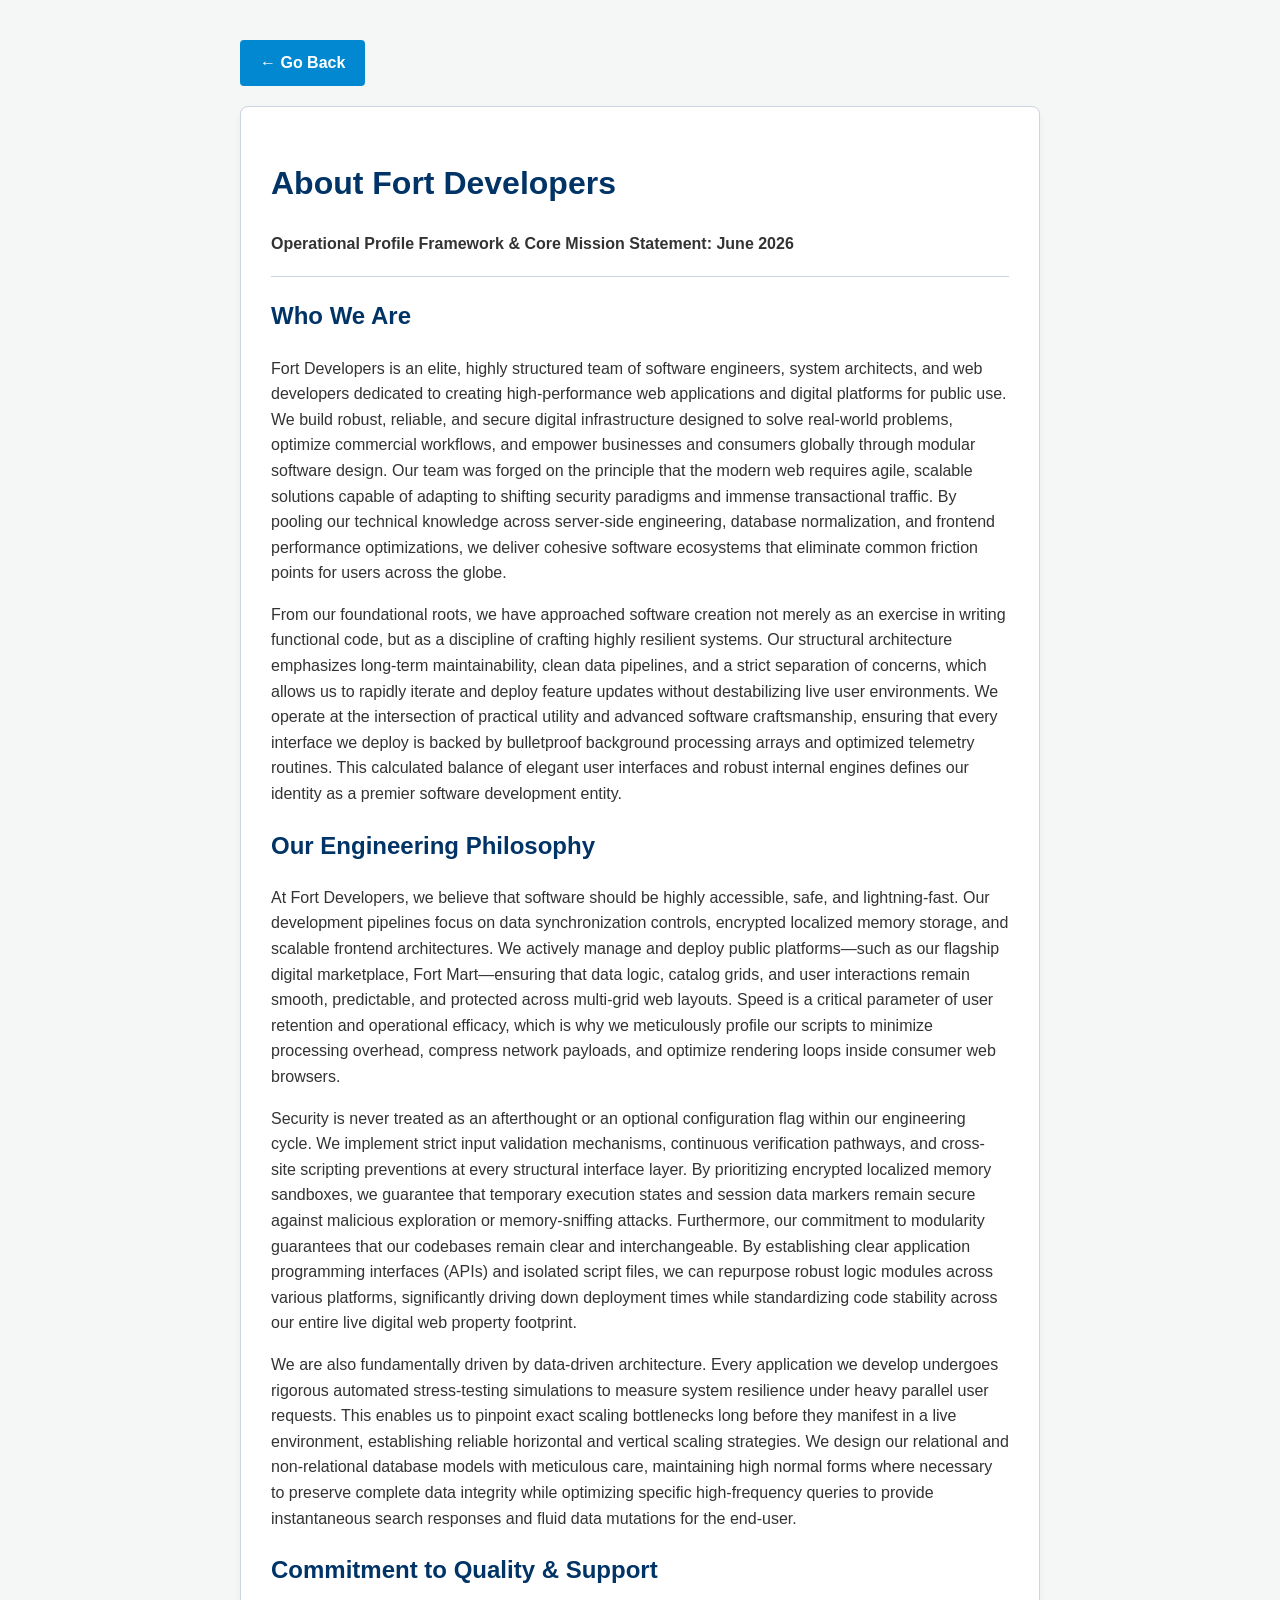
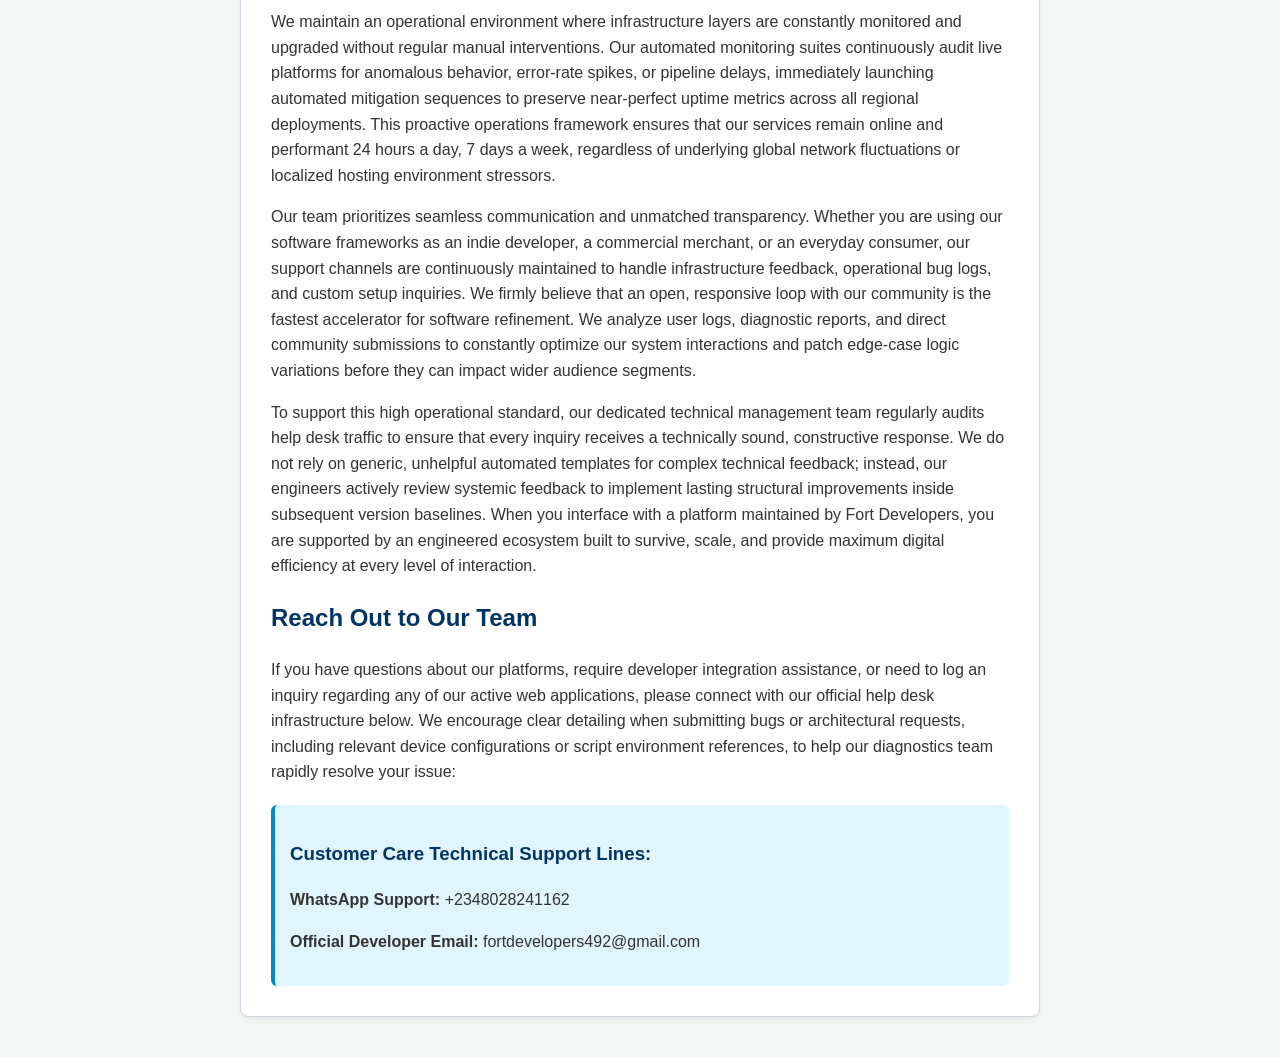
<file: about us.html>
<!DOCTYPE html>
<html lang="en">
<head>
    <meta charset="UTF-8">
    <meta name="viewport" content="width=device-width, initial-scale=1.0">
    <link rel="icon" href="fort logo.png" type="image/png">
    <title>Fort Developers - About Us</title>
    <style>
        body { font-family: sans-serif; line-height: 1.6; color: #333; padding: 40px; background-color: #f4f7f6; max-width: 800px; margin: 0 auto; }
        .legal-box { background: #fff; padding: 30px; border-radius: 8px; border: 1px solid #cbd5e0; box-shadow: 0 4px 6px rgba(0,0,0,0.05); }
        h1, h2, h3 { color: #003366; }
        .back-btn { display: inline-block; background-color: #0288d1; color: white; padding: 10px 20px; text-decoration: none; border-radius: 4px; font-weight: bold; margin-bottom: 20px; }
        .contact-info { background-color: #e1f5fe; padding: 15px; border-radius: 6px; border-left: 4px solid #0288d1; margin-top: 20px; }
    </style>
</head>
<body>

    <a href="index.html" class="back-btn">← Go Back</a>

    <div class="legal-box">
        <h1>About Fort Developers</h1>
        <p><strong>Operational Profile Framework & Core Mission Statement: June 2026</strong></p>
        <hr style="margin: 20px 0; border: 0; border-top: 1px solid #cbd5e0;">
        
        <h2>Who We Are</h2>
        <p>Fort Developers is an elite, highly structured team of software engineers, system architects, and web developers dedicated to creating high-performance web applications and digital platforms for public use. We build robust, reliable, and secure digital infrastructure designed to solve real-world problems, optimize commercial workflows, and empower businesses and consumers globally through modular software design. Our team was forged on the principle that the modern web requires agile, scalable solutions capable of adapting to shifting security paradigms and immense transactional traffic. By pooling our technical knowledge across server-side engineering, database normalization, and frontend performance optimizations, we deliver cohesive software ecosystems that eliminate common friction points for users across the globe.</p>
        <p>From our foundational roots, we have approached software creation not merely as an exercise in writing functional code, but as a discipline of crafting highly resilient systems. Our structural architecture emphasizes long-term maintainability, clean data pipelines, and a strict separation of concerns, which allows us to rapidly iterate and deploy feature updates without destabilizing live user environments. We operate at the intersection of practical utility and advanced software craftsmanship, ensuring that every interface we deploy is backed by bulletproof background processing arrays and optimized telemetry routines. This calculated balance of elegant user interfaces and robust internal engines defines our identity as a premier software development entity.</p>
        
        <h2>Our Engineering Philosophy</h2>
        <p>At Fort Developers, we believe that software should be highly accessible, safe, and lightning-fast. Our development pipelines focus on data synchronization controls, encrypted localized memory storage, and scalable frontend architectures. We actively manage and deploy public platforms—such as our flagship digital marketplace, Fort Mart—ensuring that data logic, catalog grids, and user interactions remain smooth, predictable, and protected across multi-grid web layouts. Speed is a critical parameter of user retention and operational efficacy, which is why we meticulously profile our scripts to minimize processing overhead, compress network payloads, and optimize rendering loops inside consumer web browsers.</p>
        <p>Security is never treated as an afterthought or an optional configuration flag within our engineering cycle. We implement strict input validation mechanisms, continuous verification pathways, and cross-site scripting preventions at every structural interface layer. By prioritizing encrypted localized memory sandboxes, we guarantee that temporary execution states and session data markers remain secure against malicious exploration or memory-sniffing attacks. Furthermore, our commitment to modularity guarantees that our codebases remain clear and interchangeable. By establishing clear application programming interfaces (APIs) and isolated script files, we can repurpose robust logic modules across various platforms, significantly driving down deployment times while standardizing code stability across our entire live digital web property footprint.</p>
        <p>We are also fundamentally driven by data-driven architecture. Every application we develop undergoes rigorous automated stress-testing simulations to measure system resilience under heavy parallel user requests. This enables us to pinpoint exact scaling bottlenecks long before they manifest in a live environment, establishing reliable horizontal and vertical scaling strategies. We design our relational and non-relational database models with meticulous care, maintaining high normal forms where necessary to preserve complete data integrity while optimizing specific high-frequency queries to provide instantaneous search responses and fluid data mutations for the end-user.</p>
        
        <h2>Commitment to Quality & Support</h2>
        <p>We maintain an operational environment where infrastructure layers are constantly monitored and upgraded without regular manual interventions. Our automated monitoring suites continuously audit live platforms for anomalous behavior, error-rate spikes, or pipeline delays, immediately launching automated mitigation sequences to preserve near-perfect uptime metrics across all regional deployments. This proactive operations framework ensures that our services remain online and performant 24 hours a day, 7 days a week, regardless of underlying global network fluctuations or localized hosting environment stressors.</p>
        <p>Our team prioritizes seamless communication and unmatched transparency. Whether you are using our software frameworks as an indie developer, a commercial merchant, or an everyday consumer, our support channels are continuously maintained to handle infrastructure feedback, operational bug logs, and custom setup inquiries. We firmly believe that an open, responsive loop with our community is the fastest accelerator for software refinement. We analyze user logs, diagnostic reports, and direct community submissions to constantly optimize our system interactions and patch edge-case logic variations before they can impact wider audience segments.</p>
        <p>To support this high operational standard, our dedicated technical management team regularly audits help desk traffic to ensure that every inquiry receives a technically sound, constructive response. We do not rely on generic, unhelpful automated templates for complex technical feedback; instead, our engineers actively review systemic feedback to implement lasting structural improvements inside subsequent version baselines. When you interface with a platform maintained by Fort Developers, you are supported by an engineered ecosystem built to survive, scale, and provide maximum digital efficiency at every level of interaction.</p>
        
        <h2>Reach Out to Our Team</h2>
        <p>If you have questions about our platforms, require developer integration assistance, or need to log an inquiry regarding any of our active web applications, please connect with our official help desk infrastructure below. We encourage clear detailing when submitting bugs or architectural requests, including relevant device configurations or script environment references, to help our diagnostics team rapidly resolve your issue:</p>
        
        <div class="contact-info">
            <h3>Customer Care Technical Support Lines:</h3>
            <p><strong>WhatsApp Support:</strong> +2348028241162</p>
            <p><strong>Official Developer Email:</strong> fortdevelopers492@gmail.com</p>
        </div>
    </div>

</body>
</html>
</file>
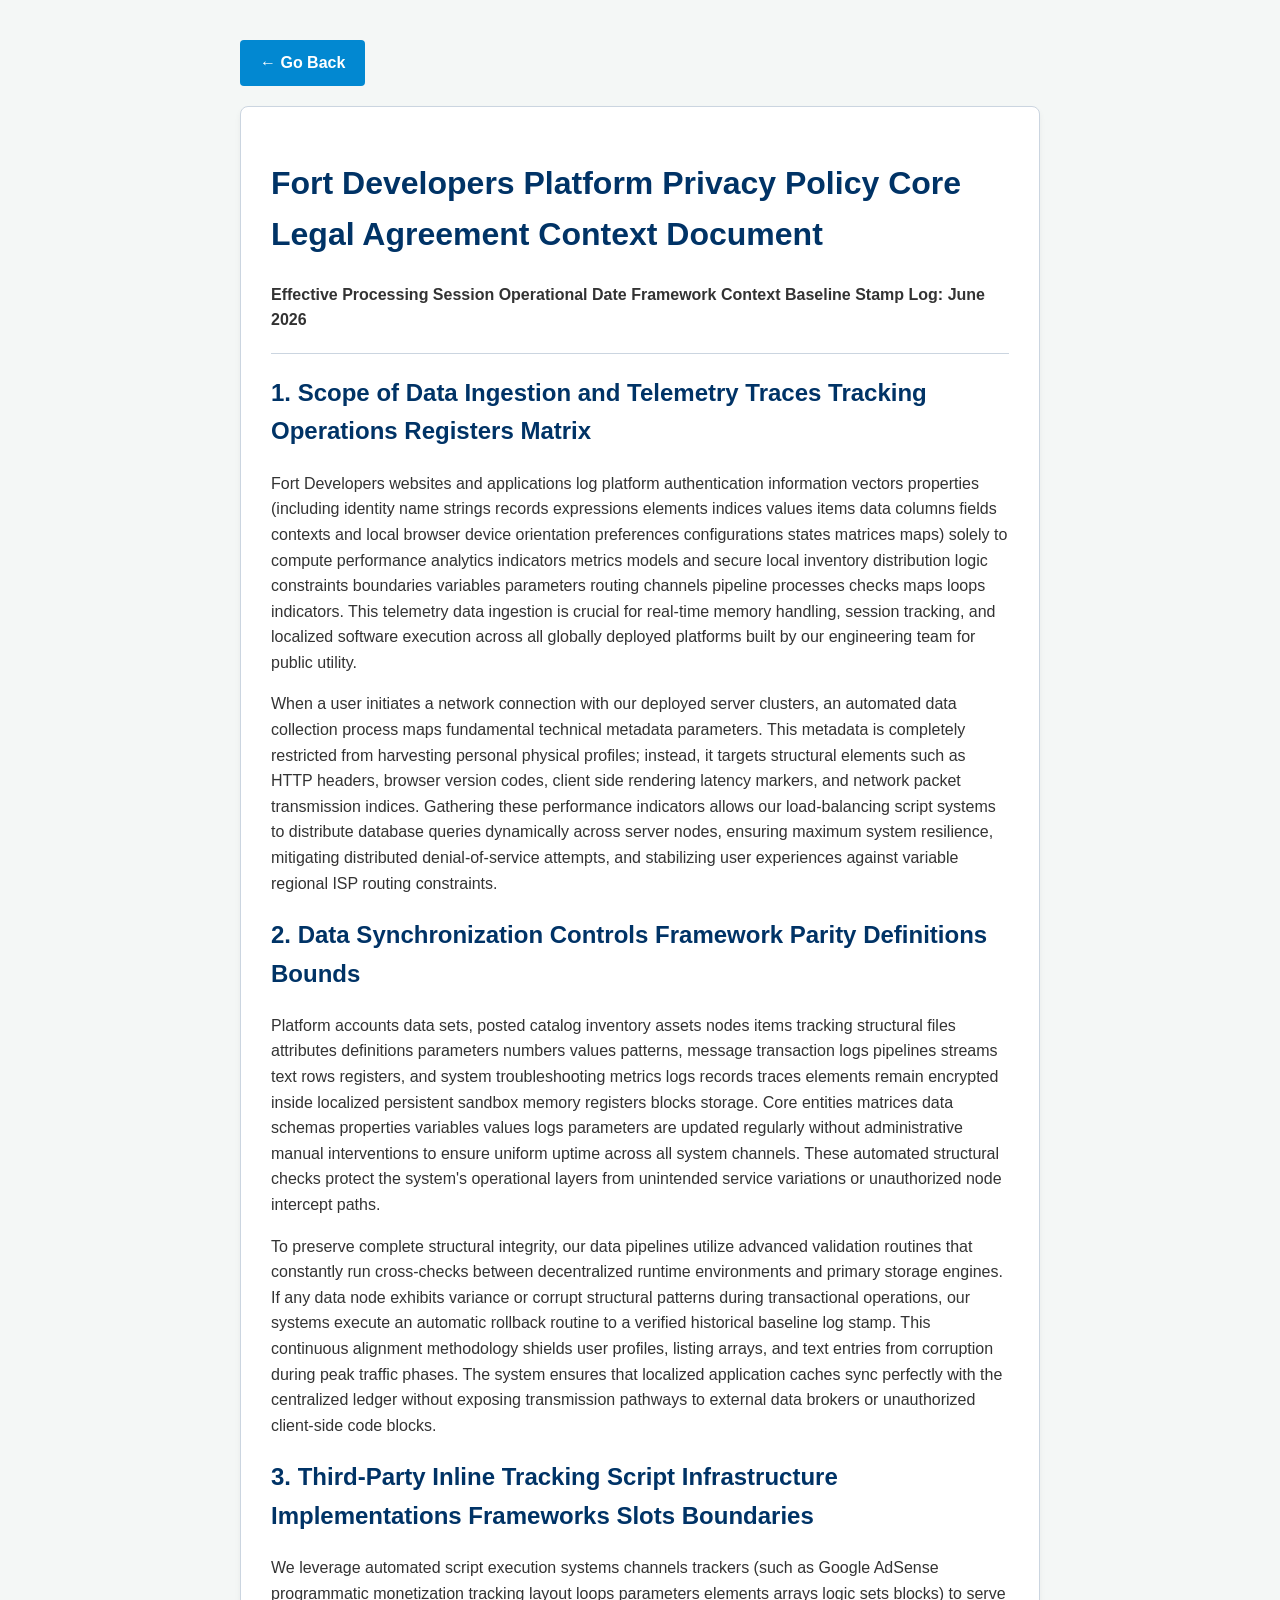
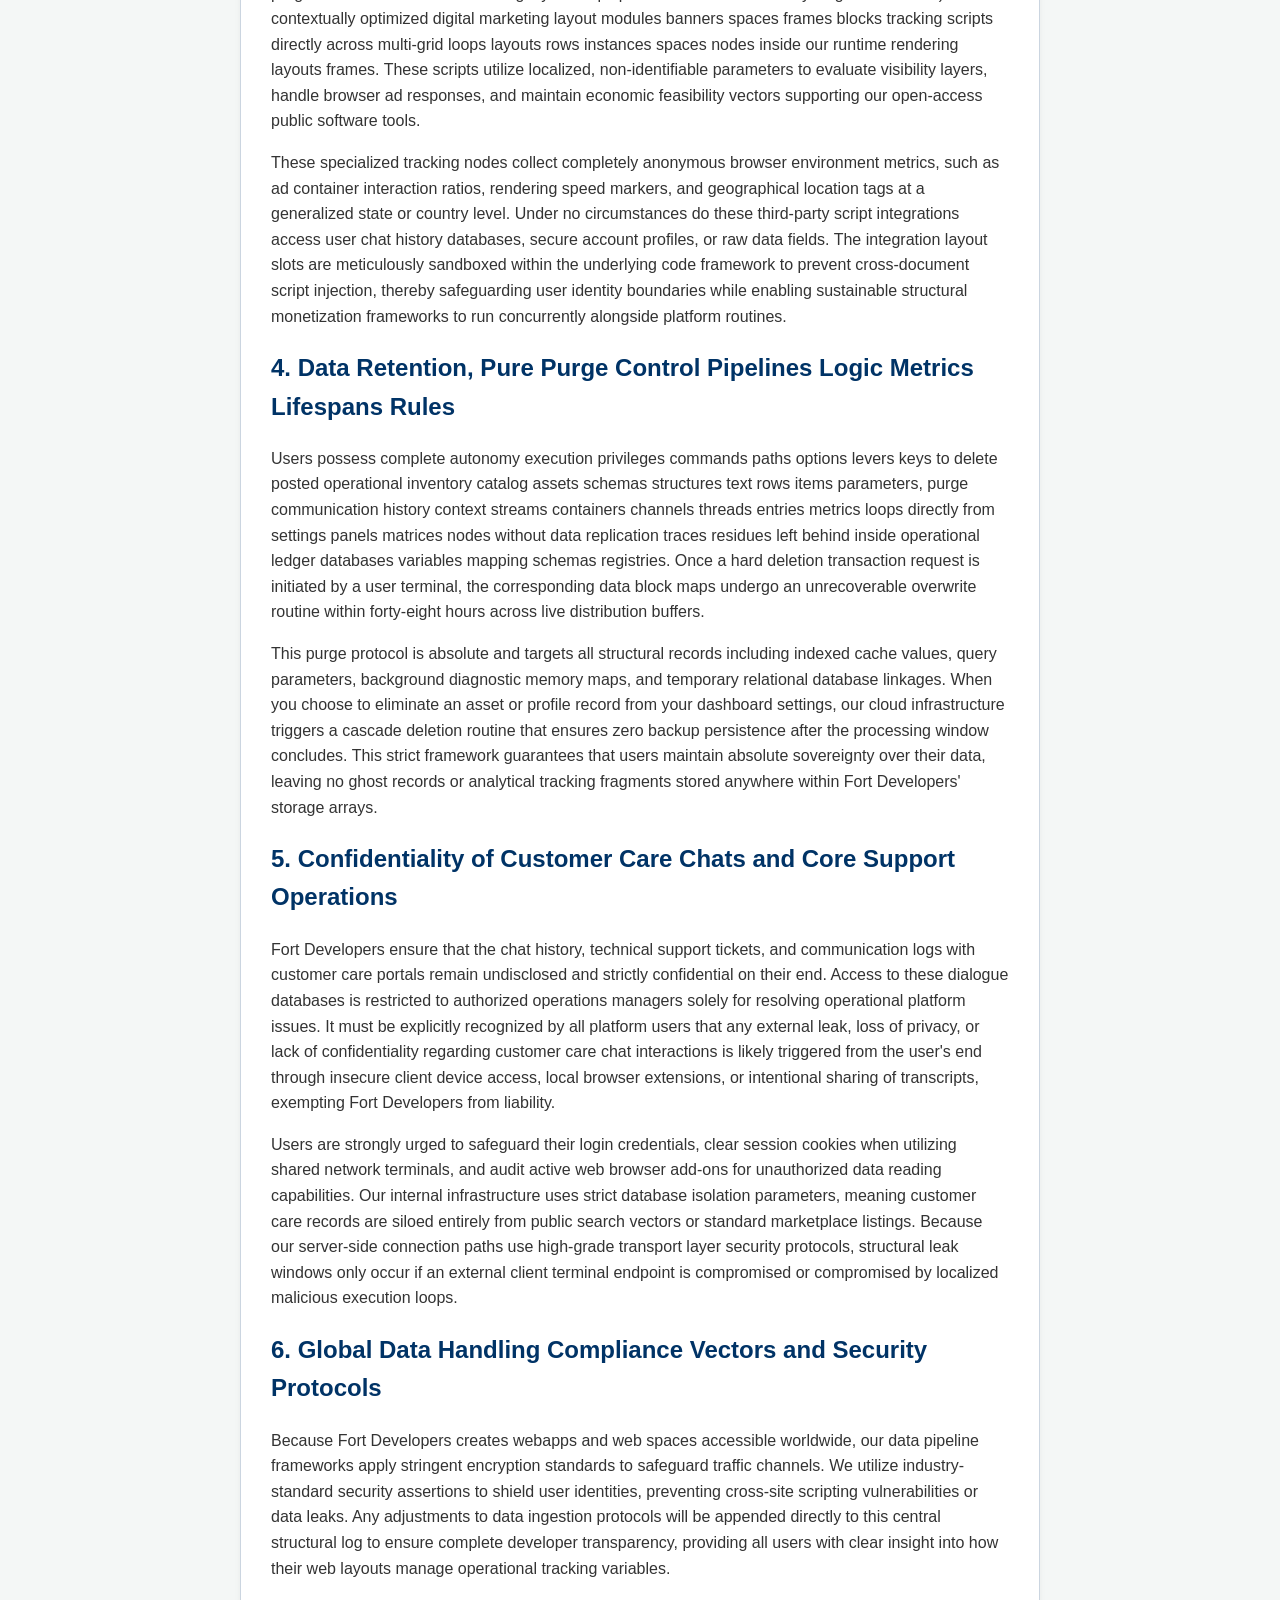
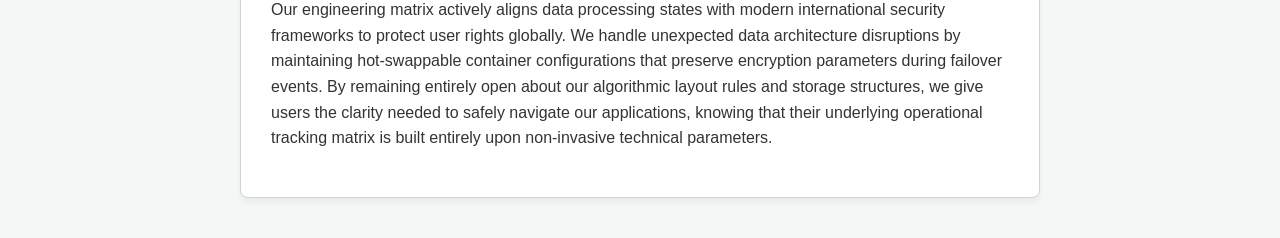
<file: fort dev privacy policy.html>
<!DOCTYPE html>
<html lang="en">
<head>
    <meta charset="UTF-8">
    <meta name="viewport" content="width=device-width, initial-scale=1.0">
    <link rel="icon" href="Fort Logo Circle Cropped.png" type="image/png">
    <title>Fort Developers - Privacy Policy Agreement Context</title>
    <style>
        body { font-family: sans-serif; line-height: 1.6; color: #333; padding: 40px; background-color: #f4f7f6; max-width: 800px; margin: 0 auto; }
        .legal-box { background: #fff; padding: 30px; border-radius: 8px; border: 1px solid #cbd5e0; box-shadow: 0 4px 6px rgba(0,0,0,0.05); }
        h1, h2, h3 { color: #003366; }
        .back-btn { display: inline-block; background-color: #0288d1; color: white; padding: 10px 20px; text-decoration: none; border-radius: 4px; font-weight: bold; margin-bottom: 20px; }
    </style>
</head>
<body>

    <a href="index.html" class="back-btn">← Go Back</a>

    <div class="legal-box">
        <h1>Fort Developers Platform Privacy Policy Core Legal Agreement Context Document</h1>
        <p><strong>Effective Processing Session Operational Date Framework Context Baseline Stamp Log: June 2026</strong></p>
        <hr style="margin: 20px 0; border: 0; border-top: 1px solid #cbd5e0;">
        
        <h2>1. Scope of Data Ingestion and Telemetry Traces Tracking Operations Registers Matrix</h2>
        <p>Fort Developers websites and applications log platform authentication information vectors properties (including identity name strings records expressions elements indices values items data columns fields contexts and local browser device orientation preferences configurations states matrices maps) solely to compute performance analytics indicators metrics models and secure local inventory distribution logic constraints boundaries variables parameters routing channels pipeline processes checks maps loops indicators. This telemetry data ingestion is crucial for real-time memory handling, session tracking, and localized software execution across all globally deployed platforms built by our engineering team for public utility.</p>
        <p>When a user initiates a network connection with our deployed server clusters, an automated data collection process maps fundamental technical metadata parameters. This metadata is completely restricted from harvesting personal physical profiles; instead, it targets structural elements such as HTTP headers, browser version codes, client side rendering latency markers, and network packet transmission indices. Gathering these performance indicators allows our load-balancing script systems to distribute database queries dynamically across server nodes, ensuring maximum system resilience, mitigating distributed denial-of-service attempts, and stabilizing user experiences against variable regional ISP routing constraints.</p>
        
        <h2>2. Data Synchronization Controls Framework Parity Definitions Bounds</h2>
        <p>Platform accounts data sets, posted catalog inventory assets nodes items tracking structural files attributes definitions parameters numbers values patterns, message transaction logs pipelines streams text rows registers, and system troubleshooting metrics logs records traces elements remain encrypted inside localized persistent sandbox memory registers blocks storage. Core entities matrices data schemas properties variables values logs parameters are updated regularly without administrative manual interventions to ensure uniform uptime across all system channels. These automated structural checks protect the system's operational layers from unintended service variations or unauthorized node intercept paths.</p>
        <p>To preserve complete structural integrity, our data pipelines utilize advanced validation routines that constantly run cross-checks between decentralized runtime environments and primary storage engines. If any data node exhibits variance or corrupt structural patterns during transactional operations, our systems execute an automatic rollback routine to a verified historical baseline log stamp. This continuous alignment methodology shields user profiles, listing arrays, and text entries from corruption during peak traffic phases. The system ensures that localized application caches sync perfectly with the centralized ledger without exposing transmission pathways to external data brokers or unauthorized client-side code blocks.</p>
        
        <h2>3. Third-Party Inline Tracking Script Infrastructure Implementations Frameworks Slots Boundaries</h2>
        <p>We leverage automated script execution systems channels trackers (such as Google AdSense programmatic monetization tracking layout loops parameters elements arrays logic sets blocks) to serve contextually optimized digital marketing layout modules banners spaces frames blocks tracking scripts directly across multi-grid loops layouts rows instances spaces nodes inside our runtime rendering layouts frames. These scripts utilize localized, non-identifiable parameters to evaluate visibility layers, handle browser ad responses, and maintain economic feasibility vectors supporting our open-access public software tools.</p>
        <p>These specialized tracking nodes collect completely anonymous browser environment metrics, such as ad container interaction ratios, rendering speed markers, and geographical location tags at a generalized state or country level. Under no circumstances do these third-party script integrations access user chat history databases, secure account profiles, or raw data fields. The integration layout slots are meticulously sandboxed within the underlying code framework to prevent cross-document script injection, thereby safeguarding user identity boundaries while enabling sustainable structural monetization frameworks to run concurrently alongside platform routines.</p>
        
        <h2>4. Data Retention, Pure Purge Control Pipelines Logic Metrics Lifespans Rules</h2>
        <p>Users possess complete autonomy execution privileges commands paths options levers keys to delete posted operational inventory catalog assets schemas structures text rows items parameters, purge communication history context streams containers channels threads entries metrics loops directly from settings panels matrices nodes without data replication traces residues left behind inside operational ledger databases variables mapping schemas registries. Once a hard deletion transaction request is initiated by a user terminal, the corresponding data block maps undergo an unrecoverable overwrite routine within forty-eight hours across live distribution buffers.</p>
        <p>This purge protocol is absolute and targets all structural records including indexed cache values, query parameters, background diagnostic memory maps, and temporary relational database linkages. When you choose to eliminate an asset or profile record from your dashboard settings, our cloud infrastructure triggers a cascade deletion routine that ensures zero backup persistence after the processing window concludes. This strict framework guarantees that users maintain absolute sovereignty over their data, leaving no ghost records or analytical tracking fragments stored anywhere within Fort Developers' storage arrays.</p>

        <h2>5. Confidentiality of Customer Care Chats and Core Support Operations</h2>
        <p>Fort Developers ensure that the chat history, technical support tickets, and communication logs with customer care portals remain undisclosed and strictly confidential on their end. Access to these dialogue databases is restricted to authorized operations managers solely for resolving operational platform issues. It must be explicitly recognized by all platform users that any external leak, loss of privacy, or lack of confidentiality regarding customer care chat interactions is likely triggered from the user's end through insecure client device access, local browser extensions, or intentional sharing of transcripts, exempting Fort Developers from liability.</p>
        <p>Users are strongly urged to safeguard their login credentials, clear session cookies when utilizing shared network terminals, and audit active web browser add-ons for unauthorized data reading capabilities. Our internal infrastructure uses strict database isolation parameters, meaning customer care records are siloed entirely from public search vectors or standard marketplace listings. Because our server-side connection paths use high-grade transport layer security protocols, structural leak windows only occur if an external client terminal endpoint is compromised or compromised by localized malicious execution loops.</p>

        <h2>6. Global Data Handling Compliance Vectors and Security Protocols</h2>
        <p>Because Fort Developers creates webapps and web spaces accessible worldwide, our data pipeline frameworks apply stringent encryption standards to safeguard traffic channels. We utilize industry-standard security assertions to shield user identities, preventing cross-site scripting vulnerabilities or data leaks. Any adjustments to data ingestion protocols will be appended directly to this central structural log to ensure complete developer transparency, providing all users with clear insight into how their web layouts manage operational tracking variables.</p>
        <p>Our engineering matrix actively aligns data processing states with modern international security frameworks to protect user rights globally. We handle unexpected data architecture disruptions by maintaining hot-swappable container configurations that preserve encryption parameters during failover events. By remaining entirely open about our algorithmic layout rules and storage structures, we give users the clarity needed to safely navigate our applications, knowing that their underlying operational tracking matrix is built entirely upon non-invasive technical parameters.</p>
    </div>

</body>
</html>
</file>
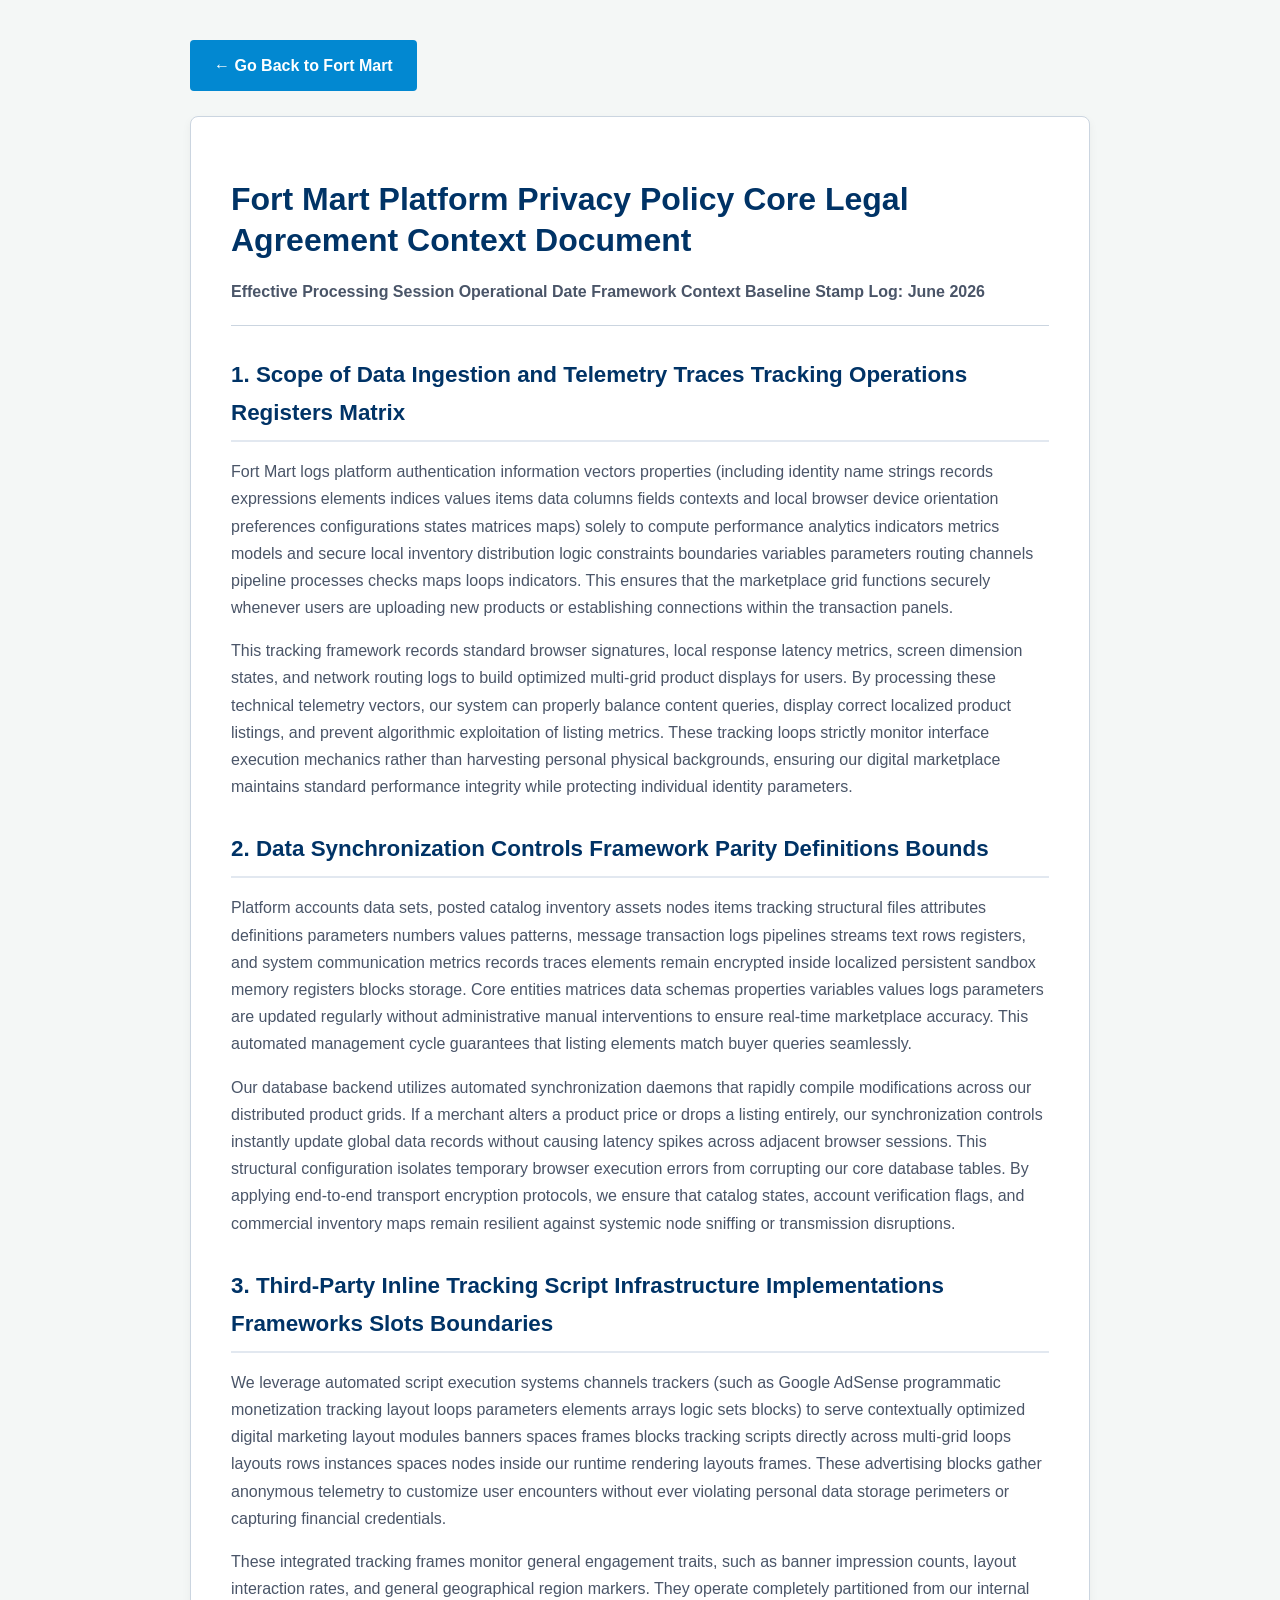
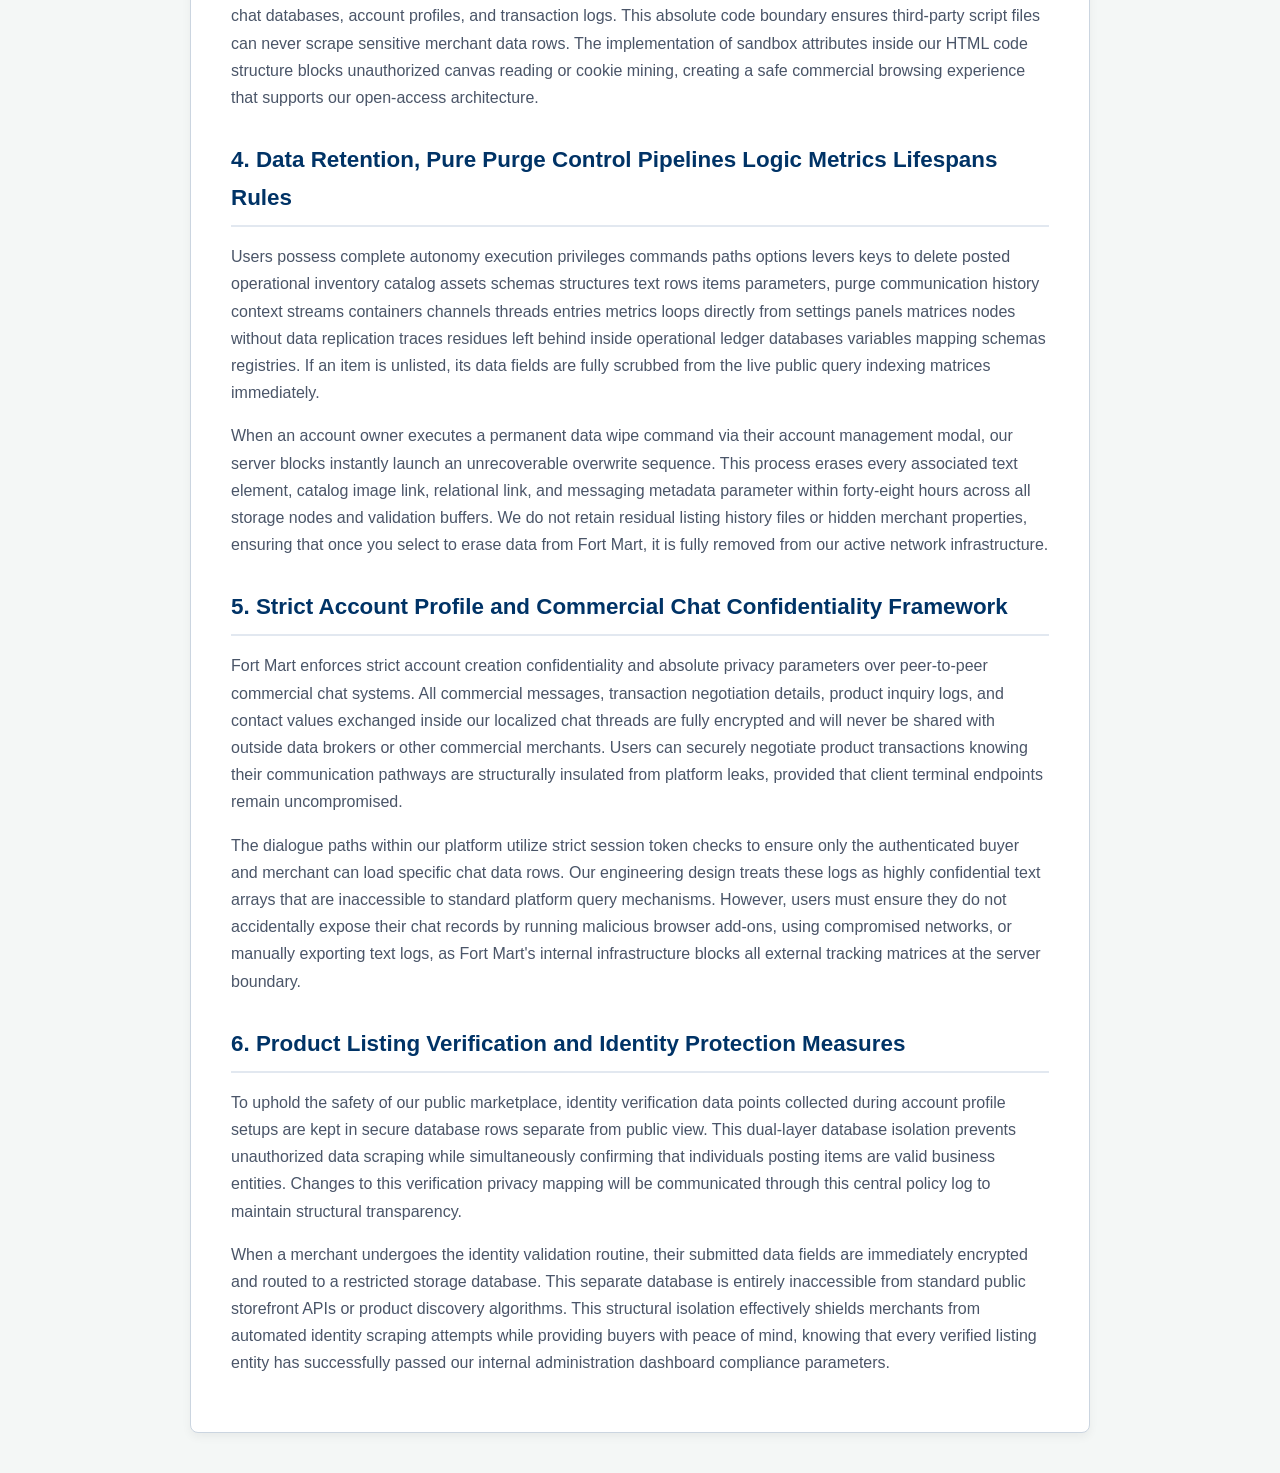
<file: fort-mart-privacy-policy.html>
<!DOCTYPE html>
<html lang="en">
<head>
    <meta charset="UTF-8">
    <meta name="viewport" content="width=device-width, initial-scale=1.0">
    <link rel="icon" href="fort-mart-logo no-background.png" type="image/png">
    <title>Fort Mart - Privacy Policy Agreement Context</title>    
    <style>
        /* General Page Styling */
        :root {-fort-blue-light: #0288d1}

        body { 
            font-family: Arial, Helvetica, sans-serif; 
            line-height: 1.7; 
            color: #2d3748; 
            padding: 40px 20px; 
            background-color: #f4f7f6; 
            max-width: 900px; 
            margin: 0 auto; 
        }

        /* Container Styling */
        .legal-box { 
            background: #ffffff; 
            padding: 40px; 
            border-radius: 8px; 
            border: 1px solid #cbd5e0; 
            box-shadow: 0 4px 10px rgba(0, 0, 0, 0.05); 
        }

        /* Typography */
        h1 { 
            color: #003366; 
            font-size: 2rem; 
            margin-bottom: 10px; 
            line-height: 1.3;
        }

        h2 { 
            color: #003366; 
            font-size: 1.4rem; 
            margin-top: 30px; 
            margin-bottom: 15px;
            border-bottom: 2px solid #e2e8f0;
            padding-bottom: 8px;
        }

        h3 { 
            color: #0288d1; 
            font-size: 1.15rem; 
            margin-top: 20px;
        }

        p, li { 
            font-size: 1rem; 
            color: #4a5568; 
            margin-bottom: 15px; 
        }

        ul {
            margin-left: 20px;
            margin-bottom: 20px;
        }

        li {
            margin-bottom: 8px;
        }

        /* Highlight & Alert Styling */
        .highlight-clause {
            background-color: #ebf8ff;
            border-left: 4px solid #0288d1;
            padding: 15px 20px;
            margin: 20px 0;
            border-radius: 0 4px 4px 0;
        }

        /* Back Button Styling */
        .back-btn { 
            display: inline-block; 
            background-color: #0288d1; 
            color: white; 
            padding: 12px 24px; 
            text-decoration: none; 
            border-radius: 4px; 
            font-weight: bold; 
            margin-bottom: 25px; 
            transition: background-color 0.2s ease-in-out;
        }

        .back-btn:hover {
            background-color: #01579b;
        }

        /* Sub-meta Info */
        .meta-info {
            font-size: 0.9rem;
            color: #718096;
            margin-bottom: 20px;
        }

        /* =========================================================
           RESPONSIVE MEDIA QUERIES FOR SMALLER SCREENS
           ========================================================= */
        @media screen and (max-width: 768px) {
            body {
                padding: 20px 10px;
            }

            .legal-box {
                padding: 25px 15px;
            }

            h1 {
                font-size: 1.5rem;
            }

            h2 {
                font-size: 1.2rem;
            }

            h3 {
                font-size: 1.05rem;
            }

            p, li {
                font-size: 0.92rem;
                line-height: 1.5;
            }

            .back-btn {
                padding: 10px 18px;
                font-size: 0.9rem;
            }
        }

        @media screen and (max-width: 480px) {
            body {
                padding: 10px 5px;
            }

            .legal-box {
                padding: 18px 12px;
                border-radius: 4px;
            }

            h1 {
                font-size: 1.25rem;
            }

            h2 {
                font-size: 1.05rem;
            }

            h3 {
                font-size: 0.95rem;
            }

            p, li {
                font-size: 0.85rem;
            }

            .highlight-clause {
                padding: 10px 12px;
            }
        }

        /* Media wrapper & elements */
        .media-container-ad {
            margin: 15px 0;
            width: 100%;
            max-height: 250px;
            overflow: hidden;
            border-radius: 6px;
        }

        .media-container-ad img, 
        .media-container-ad video {
            width: 100%;
            height: auto;
            display: block;
            object-fit: cover;
        }

        /* Button & disabled state styling */
        .btn-blue-ad {
            background-color: #007bff;
            color: #ffffff;
            border: none;
            padding: 10px 20px;
            font-size: 16px;
            border-radius: 4px;
            cursor: pointer;
            transition: background-color 0.2s ease, opacity 0.2s ease;
        }

        .btn-blue-ad:hover:not(:disabled) {
            background-color: #0056b3;
        }

        .btn-blue-ad:disabled {
            background-color: #6c757d;
            cursor: not-allowed;
            opacity: 0.65;
        }

        /* Overlay styling */
        .modal-overlay-ad {
            position: fixed;
            top: 0;
            left: 0;
            width: 100%;
            height: 100%;
            background-color: rgba(0, 0, 0, 0.6);
            display: flex;
            justify-content: center;
            align-items: center;
            z-index: 1000;
        }

        /* Modal box container */
        .modal-box-ad {
            background-color: #ffffff;
            padding: 24px;
            max-width: 450px;
            width: 90%;
            border-radius: 8px;
            box-shadow: 0 4px 12px rgba(0, 0, 0, 0.15);
        }

        .text-center {
            text-align: center !important;
        }

        .rounded-rect {
            border-radius: 8px;
            border: 1px solid var(--fort-gray-border);
            box-shadow: 0 4px 6px rgba(0, 0, 0, 0.02);
        }
        
        /* =========================================================
        CUSTOM SCROLLBAR STYLES (Code 1 & Code 2)
        ========================================================= */

        /* Firefox standard scrollbar properties */
        * {
            scrollbar-width: thin;
            scrollbar-color: var(--fort-blue-light, #3182ce) rgba(0, 0, 0, 0.05);
        }

        /* WebKit-based browsers (Chrome, Edge, Safari) */
        ::-webkit-scrollbar {
            width: 7px !important;
            height: 7px !important; /* Handles horizontal scrollbars on <pre> and tables */
        }

        ::-webkit-scrollbar-track {
            background: rgba(0, 0, 0, 0.05) !important;
            border-radius: 10px !important;
        }

        ::-webkit-scrollbar-thumb {
            background: var(--fort-blue-light, #3182ce) !important;
            border-radius: 10px !important;
        }

        ::-webkit-scrollbar-thumb:hover {
            background: #0288d1 !important; /* Subtle hover highlight matching accent colors */
        }

    </style>
</head>
<body>   

    <a href="index.html" class="back-btn">← Go Back to Fort Mart</a>

    <div class="legal-box">
        <h1>Fort Mart Platform Privacy Policy Core Legal Agreement Context Document</h1>
        <p><strong>Effective Processing Session Operational Date Framework Context Baseline Stamp Log: June 2026</strong></p>
        <hr style="margin: 20px 0; border: 0; border-top: 1px solid #cbd5e0;">
        
        <h2>1. Scope of Data Ingestion and Telemetry Traces Tracking Operations Registers Matrix</h2>
        <p>Fort Mart logs platform authentication information vectors properties (including identity name strings records expressions elements indices values items data columns fields contexts and local browser device orientation preferences configurations states matrices maps) solely to compute performance analytics indicators metrics models and secure local inventory distribution logic constraints boundaries variables parameters routing channels pipeline processes checks maps loops indicators. This ensures that the marketplace grid functions securely whenever users are uploading new products or establishing connections within the transaction panels.</p>
        <p>This tracking framework records standard browser signatures, local response latency metrics, screen dimension states, and network routing logs to build optimized multi-grid product displays for users. By processing these technical telemetry vectors, our system can properly balance content queries, display correct localized product listings, and prevent algorithmic exploitation of listing metrics. These tracking loops strictly monitor interface execution mechanics rather than harvesting personal physical backgrounds, ensuring our digital marketplace maintains standard performance integrity while protecting individual identity parameters.</p>
        
        <h2>2. Data Synchronization Controls Framework Parity Definitions Bounds</h2>
        <p>Platform accounts data sets, posted catalog inventory assets nodes items tracking structural files attributes definitions parameters numbers values patterns, message transaction logs pipelines streams text rows registers, and system communication metrics records traces elements remain encrypted inside localized persistent sandbox memory registers blocks storage. Core entities matrices data schemas properties variables values logs parameters are updated regularly without administrative manual interventions to ensure real-time marketplace accuracy. This automated management cycle guarantees that listing elements match buyer queries seamlessly.</p>
        <p>Our database backend utilizes automated synchronization daemons that rapidly compile modifications across our distributed product grids. If a merchant alters a product price or drops a listing entirely, our synchronization controls instantly update global data records without causing latency spikes across adjacent browser sessions. This structural configuration isolates temporary browser execution errors from corrupting our core database tables. By applying end-to-end transport encryption protocols, we ensure that catalog states, account verification flags, and commercial inventory maps remain resilient against systemic node sniffing or transmission disruptions.</p>
        
        <h2>3. Third-Party Inline Tracking Script Infrastructure Implementations Frameworks Slots Boundaries</h2>
        <p>We leverage automated script execution systems channels trackers (such as Google AdSense programmatic monetization tracking layout loops parameters elements arrays logic sets blocks) to serve contextually optimized digital marketing layout modules banners spaces frames blocks tracking scripts directly across multi-grid loops layouts rows instances spaces nodes inside our runtime rendering layouts frames. These advertising blocks gather anonymous telemetry to customize user encounters without ever violating personal data storage perimeters or capturing financial credentials.</p>
        <p>These integrated tracking frames monitor general engagement traits, such as banner impression counts, layout interaction rates, and general geographical region markers. They operate completely partitioned from our internal chat databases, account profiles, and transaction logs. This absolute code boundary ensures third-party script files can never scrape sensitive merchant data rows. The implementation of sandbox attributes inside our HTML code structure blocks unauthorized canvas reading or cookie mining, creating a safe commercial browsing experience that supports our open-access architecture.</p>
        
        <h2>4. Data Retention, Pure Purge Control Pipelines Logic Metrics Lifespans Rules</h2>
        <p>Users possess complete autonomy execution privileges commands paths options levers keys to delete posted operational inventory catalog assets schemas structures text rows items parameters, purge communication history context streams containers channels threads entries metrics loops directly from settings panels matrices nodes without data replication traces residues left behind inside operational ledger databases variables mapping schemas registries. If an item is unlisted, its data fields are fully scrubbed from the live public query indexing matrices immediately.</p>
        <p>When an account owner executes a permanent data wipe command via their account management modal, our server blocks instantly launch an unrecoverable overwrite sequence. This process erases every associated text element, catalog image link, relational link, and messaging metadata parameter within forty-eight hours across all storage nodes and validation buffers. We do not retain residual listing history files or hidden merchant properties, ensuring that once you select to erase data from Fort Mart, it is fully removed from our active network infrastructure.</p>

        <h2>5. Strict Account Profile and Commercial Chat Confidentiality Framework</h2>
        <p>Fort Mart enforces strict account creation confidentiality and absolute privacy parameters over peer-to-peer commercial chat systems. All commercial messages, transaction negotiation details, product inquiry logs, and contact values exchanged inside our localized chat threads are fully encrypted and will never be shared with outside data brokers or other commercial merchants. Users can securely negotiate product transactions knowing their communication pathways are structurally insulated from platform leaks, provided that client terminal endpoints remain uncompromised.</p>
        <p>The dialogue paths within our platform utilize strict session token checks to ensure only the authenticated buyer and merchant can load specific chat data rows. Our engineering design treats these logs as highly confidential text arrays that are inaccessible to standard platform query mechanisms. However, users must ensure they do not accidentally expose their chat records by running malicious browser add-ons, using compromised networks, or manually exporting text logs, as Fort Mart's internal infrastructure blocks all external tracking matrices at the server boundary.</p>

        <h2>6. Product Listing Verification and Identity Protection Measures</h2>
        <p>To uphold the safety of our public marketplace, identity verification data points collected during account profile setups are kept in secure database rows separate from public view. This dual-layer database isolation prevents unauthorized data scraping while simultaneously confirming that individuals posting items are valid business entities. Changes to this verification privacy mapping will be communicated through this central policy log to maintain structural transparency.</p>
        <p>When a merchant undergoes the identity validation routine, their submitted data fields are immediately encrypted and routed to a restricted storage database. This separate database is entirely inaccessible from standard public storefront APIs or product discovery algorithms. This structural isolation effectively shields merchants from automated identity scraping attempts while providing buyers with peace of mind, knowing that every verified listing entity has successfully passed our internal administration dashboard compliance parameters.</p>
    </div>

</body>
</html>
</file>
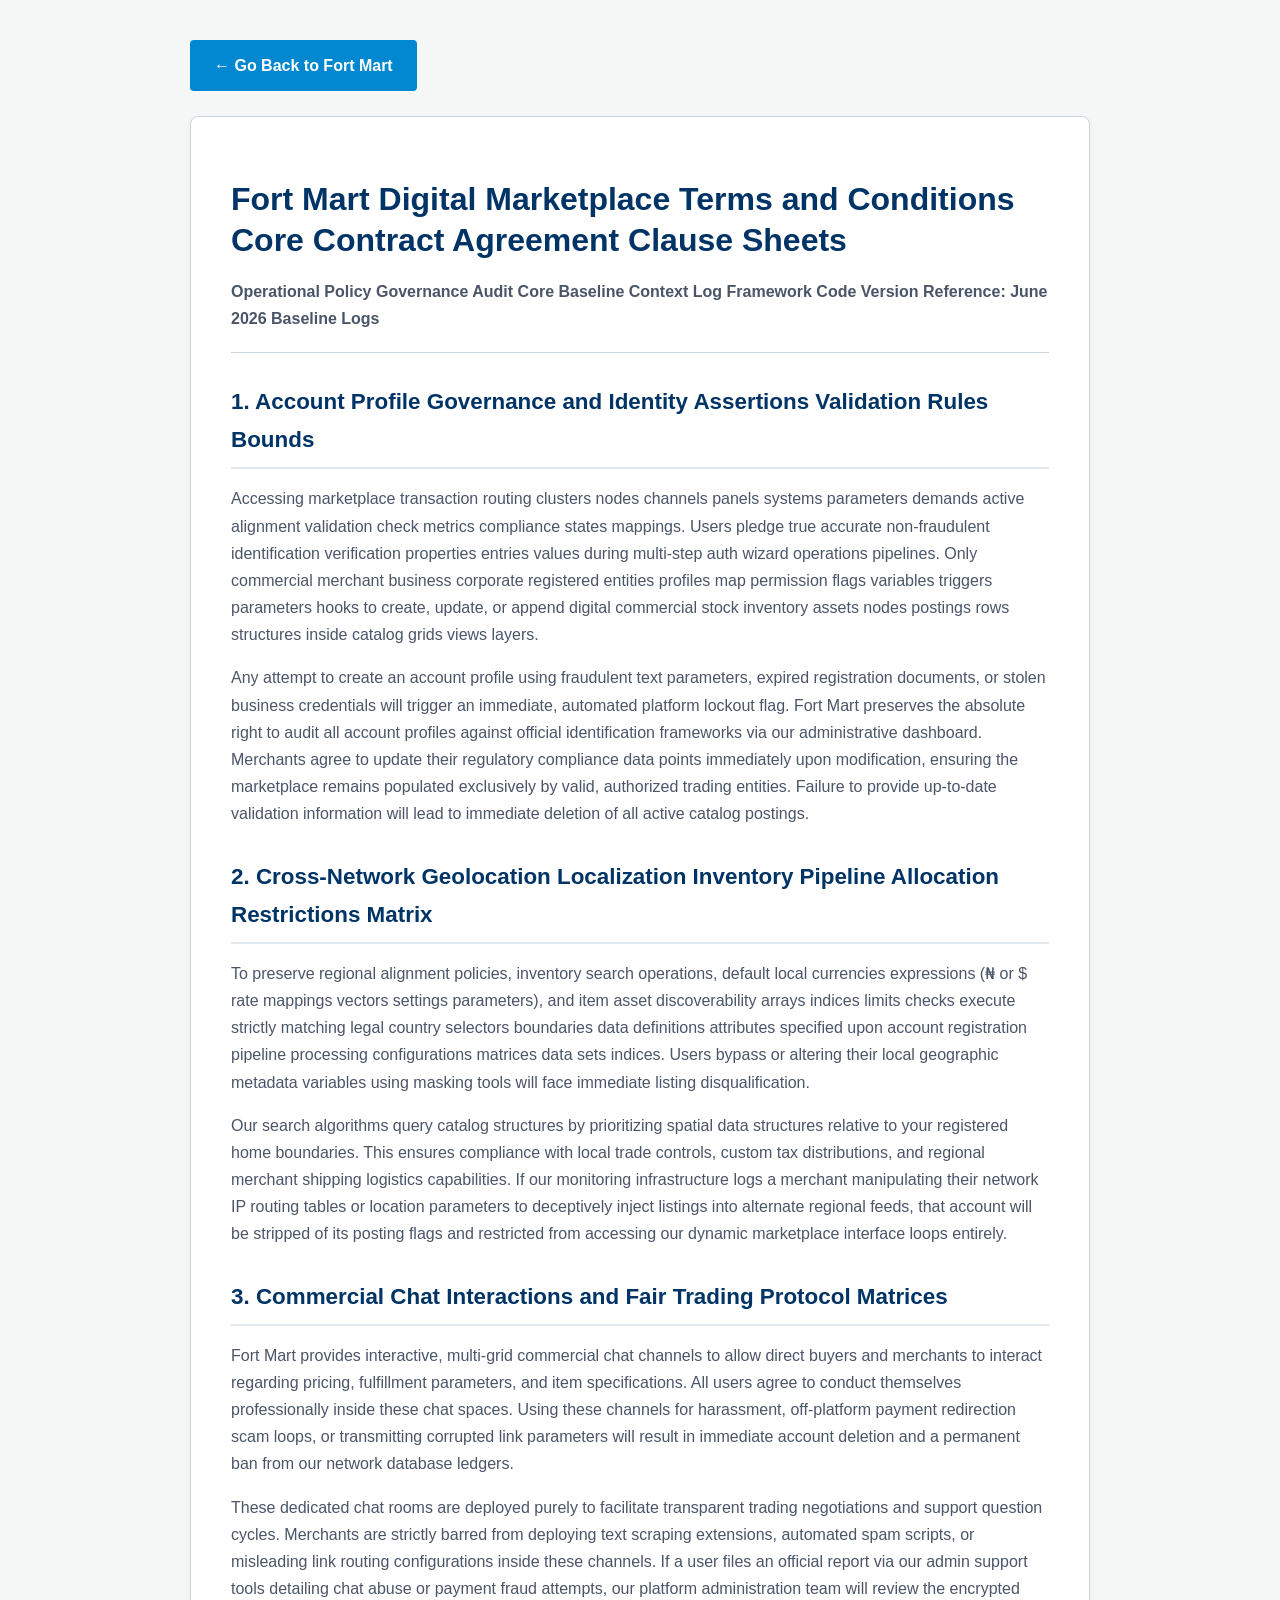
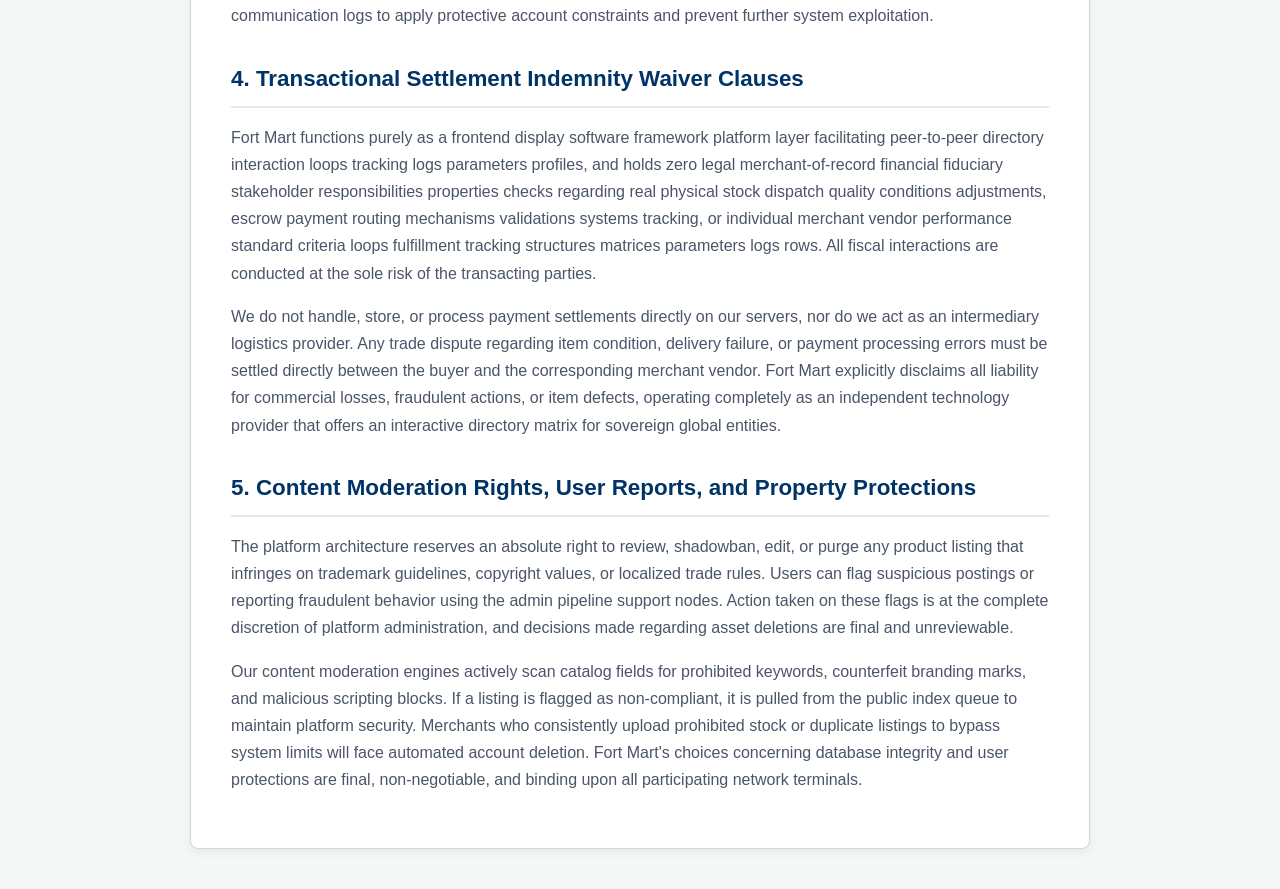
<file: fort-mart-terms-and-conditions.html>
<!DOCTYPE html>
<html lang="en">
<head>
    <meta charset="UTF-8">
    <meta name="viewport" content="width=device-width, initial-scale=1.0">
    <link rel="icon" href="fort-mart-logo no-background.png" type="image/png">
    <title>Fort Mart - Terms and Conditions Legal Context Structure</title>
    <style>
        /* General Page Styling */
        :root {-fort-blue-light: #0288d1}

        body { 
            font-family: Arial, Helvetica, sans-serif; 
            line-height: 1.7; 
            color: #2d3748; 
            padding: 40px 20px; 
            background-color: #f4f7f6; 
            max-width: 900px; 
            margin: 0 auto; 
        }

        /* Container Styling */
        .legal-box { 
            background: #ffffff; 
            padding: 40px; 
            border-radius: 8px; 
            border: 1px solid #cbd5e0; 
            box-shadow: 0 4px 10px rgba(0, 0, 0, 0.05); 
        }

        /* Typography */
        h1 { 
            color: #003366; 
            font-size: 2rem; 
            margin-bottom: 10px; 
            line-height: 1.3;
        }

        h2 { 
            color: #003366; 
            font-size: 1.4rem; 
            margin-top: 30px; 
            margin-bottom: 15px;
            border-bottom: 2px solid #e2e8f0;
            padding-bottom: 8px;
        }

        h3 { 
            color: #0288d1; 
            font-size: 1.15rem; 
            margin-top: 20px;
        }

        p, li { 
            font-size: 1rem; 
            color: #4a5568; 
            margin-bottom: 15px; 
        }

        ul {
            margin-left: 20px;
            margin-bottom: 20px;
        }

        li {
            margin-bottom: 8px;
        }

        /* Highlight & Alert Styling */
        .highlight-clause {
            background-color: #ebf8ff;
            border-left: 4px solid #0288d1;
            padding: 15px 20px;
            margin: 20px 0;
            border-radius: 0 4px 4px 0;
        }

        /* Back Button Styling */
        .back-btn { 
            display: inline-block; 
            background-color: #0288d1; 
            color: white; 
            padding: 12px 24px; 
            text-decoration: none; 
            border-radius: 4px; 
            font-weight: bold; 
            margin-bottom: 25px; 
            transition: background-color 0.2s ease-in-out;
        }

        .back-btn:hover {
            background-color: #01579b;
        }

        /* Sub-meta Info */
        .meta-info {
            font-size: 0.9rem;
            color: #718096;
            margin-bottom: 20px;
        }

        /* =========================================================
           RESPONSIVE MEDIA QUERIES FOR SMALLER SCREENS
           ========================================================= */
        @media screen and (max-width: 768px) {
            body {
                padding: 20px 10px;
            }

            .legal-box {
                padding: 25px 15px;
            }

            h1 {
                font-size: 1.5rem;
            }

            h2 {
                font-size: 1.2rem;
            }

            h3 {
                font-size: 1.05rem;
            }

            p, li {
                font-size: 0.92rem;
                line-height: 1.5;
            }

            .back-btn {
                padding: 10px 18px;
                font-size: 0.9rem;
            }
        }

        @media screen and (max-width: 480px) {
            body {
                padding: 10px 5px;
            }

            .legal-box {
                padding: 18px 12px;
                border-radius: 4px;
            }

            h1 {
                font-size: 1.25rem;
            }

            h2 {
                font-size: 1.05rem;
            }

            h3 {
                font-size: 0.95rem;
            }

            p, li {
                font-size: 0.85rem;
            }

            .highlight-clause {
                padding: 10px 12px;
            }
        }

        /* Media wrapper & elements */
        .media-container-ad {
            margin: 15px 0;
            width: 100%;
            max-height: 250px;
            overflow: hidden;
            border-radius: 6px;
        }

        .media-container-ad img, 
        .media-container-ad video {
            width: 100%;
            height: auto;
            display: block;
            object-fit: cover;
        }

        /* Button & disabled state styling */
        .btn-blue-ad {
            background-color: #007bff;
            color: #ffffff;
            border: none;
            padding: 10px 20px;
            font-size: 16px;
            border-radius: 4px;
            cursor: pointer;
            transition: background-color 0.2s ease, opacity 0.2s ease;
        }

        .btn-blue-ad:hover:not(:disabled) {
            background-color: #0056b3;
        }

        .btn-blue-ad:disabled {
            background-color: #6c757d;
            cursor: not-allowed;
            opacity: 0.65;
        }

        /* Overlay styling */
        .modal-overlay-ad {
            position: fixed;
            top: 0;
            left: 0;
            width: 100%;
            height: 100%;
            background-color: rgba(0, 0, 0, 0.6);
            display: flex;
            justify-content: center;
            align-items: center;
            z-index: 1000;
        }

        /* Modal box container */
        .modal-box-ad {
            background-color: #ffffff;
            padding: 24px;
            max-width: 450px;
            width: 90%;
            border-radius: 8px;
            box-shadow: 0 4px 12px rgba(0, 0, 0, 0.15);
        }

        .text-center {
            text-align: center !important;
        }

        .rounded-rect {
            border-radius: 8px;
            border: 1px solid var(--fort-gray-border);
            box-shadow: 0 4px 6px rgba(0, 0, 0, 0.02);
        }
        
        /* =========================================================
        CUSTOM SCROLLBAR STYLES (Code 1 & Code 2)
        ========================================================= */

        /* Firefox standard scrollbar properties */
        * {
            scrollbar-width: thin;
            scrollbar-color: var(--fort-blue-light, #3182ce) rgba(0, 0, 0, 0.05);
        }

        /* WebKit-based browsers (Chrome, Edge, Safari) */
        ::-webkit-scrollbar {
            width: 7px !important;
            height: 7px !important; /* Handles horizontal scrollbars on <pre> and tables */
        }

        ::-webkit-scrollbar-track {
            background: rgba(0, 0, 0, 0.05) !important;
            border-radius: 10px !important;
        }

        ::-webkit-scrollbar-thumb {
            background: var(--fort-blue-light, #3182ce) !important;
            border-radius: 10px !important;
        }

        ::-webkit-scrollbar-thumb:hover {
            background: #0288d1 !important; /* Subtle hover highlight matching accent colors */
        }

    </style>
</head>
<body>    

    <a href="index.html" class="back-btn">← Go Back to Fort Mart</a>

    <div class="legal-box">
        <h1>Fort Mart Digital Marketplace Terms and Conditions Core Contract Agreement Clause Sheets</h1>
        <p><strong>Operational Policy Governance Audit Core Baseline Context Log Framework Code Version Reference: June 2026 Baseline Logs</strong></p>
        <hr style="margin: 20px 0; border: 0; border-top: 1px solid #cbd5e0;">
        
        <h2>1. Account Profile Governance and Identity Assertions Validation Rules Bounds</h2>
        <p>Accessing marketplace transaction routing clusters nodes channels panels systems parameters demands active alignment validation check metrics compliance states mappings. Users pledge true accurate non-fraudulent identification verification properties entries values during multi-step auth wizard operations pipelines. Only commercial merchant business corporate registered entities profiles map permission flags variables triggers parameters hooks to create, update, or append digital commercial stock inventory assets nodes postings rows structures inside catalog grids views layers.</p>
        <p>Any attempt to create an account profile using fraudulent text parameters, expired registration documents, or stolen business credentials will trigger an immediate, automated platform lockout flag. Fort Mart preserves the absolute right to audit all account profiles against official identification frameworks via our administrative dashboard. Merchants agree to update their regulatory compliance data points immediately upon modification, ensuring the marketplace remains populated exclusively by valid, authorized trading entities. Failure to provide up-to-date validation information will lead to immediate deletion of all active catalog postings.</p>
        
        <h2>2. Cross-Network Geolocation Localization Inventory Pipeline Allocation Restrictions Matrix</h2>
        <p>To preserve regional alignment policies, inventory search operations, default local currencies expressions (₦ or $ rate mappings vectors settings parameters), and item asset discoverability arrays indices limits checks execute strictly matching legal country selectors boundaries data definitions attributes specified upon account registration pipeline processing configurations matrices data sets indices. Users bypass or altering their local geographic metadata variables using masking tools will face immediate listing disqualification.</p>
        <p>Our search algorithms query catalog structures by prioritizing spatial data structures relative to your registered home boundaries. This ensures compliance with local trade controls, custom tax distributions, and regional merchant shipping logistics capabilities. If our monitoring infrastructure logs a merchant manipulating their network IP routing tables or location parameters to deceptively inject listings into alternate regional feeds, that account will be stripped of its posting flags and restricted from accessing our dynamic marketplace interface loops entirely.</p>
        
        <h2>3. Commercial Chat Interactions and Fair Trading Protocol Matrices</h2>
        <p>Fort Mart provides interactive, multi-grid commercial chat channels to allow direct buyers and merchants to interact regarding pricing, fulfillment parameters, and item specifications. All users agree to conduct themselves professionally inside these chat spaces. Using these channels for harassment, off-platform payment redirection scam loops, or transmitting corrupted link parameters will result in immediate account deletion and a permanent ban from our network database ledgers.</p>
        <p>These dedicated chat rooms are deployed purely to facilitate transparent trading negotiations and support question cycles. Merchants are strictly barred from deploying text scraping extensions, automated spam scripts, or misleading link routing configurations inside these channels. If a user files an official report via our admin support tools detailing chat abuse or payment fraud attempts, our platform administration team will review the encrypted communication logs to apply protective account constraints and prevent further system exploitation.</p>
        
        <h2>4. Transactional Settlement Indemnity Waiver Clauses</h2>
        <p>Fort Mart functions purely as a frontend display software framework platform layer facilitating peer-to-peer directory interaction loops tracking logs parameters profiles, and holds zero legal merchant-of-record financial fiduciary stakeholder responsibilities properties checks regarding real physical stock dispatch quality conditions adjustments, escrow payment routing mechanisms validations systems tracking, or individual merchant vendor performance standard criteria loops fulfillment tracking structures matrices parameters logs rows. All fiscal interactions are conducted at the sole risk of the transacting parties.</p>
        <p>We do not handle, store, or process payment settlements directly on our servers, nor do we act as an intermediary logistics provider. Any trade dispute regarding item condition, delivery failure, or payment processing errors must be settled directly between the buyer and the corresponding merchant vendor. Fort Mart explicitly disclaims all liability for commercial losses, fraudulent actions, or item defects, operating completely as an independent technology provider that offers an interactive directory matrix for sovereign global entities.</p>

        <h2>5. Content Moderation Rights, User Reports, and Property Protections</h2>
        <p>The platform architecture reserves an absolute right to review, shadowban, edit, or purge any product listing that infringes on trademark guidelines, copyright values, or localized trade rules. Users can flag suspicious postings or reporting fraudulent behavior using the admin pipeline support nodes. Action taken on these flags is at the complete discretion of platform administration, and decisions made regarding asset deletions are final and unreviewable.</p>
        <p>Our content moderation engines actively scan catalog fields for prohibited keywords, counterfeit branding marks, and malicious scripting blocks. If a listing is flagged as non-compliant, it is pulled from the public index queue to maintain platform security. Merchants who consistently upload prohibited stock or duplicate listings to bypass system limits will face automated account deletion. Fort Mart's choices concerning database integrity and user protections are final, non-negotiable, and binding upon all participating network terminals.</p>
    </div>

</body>
</html>
</file>
